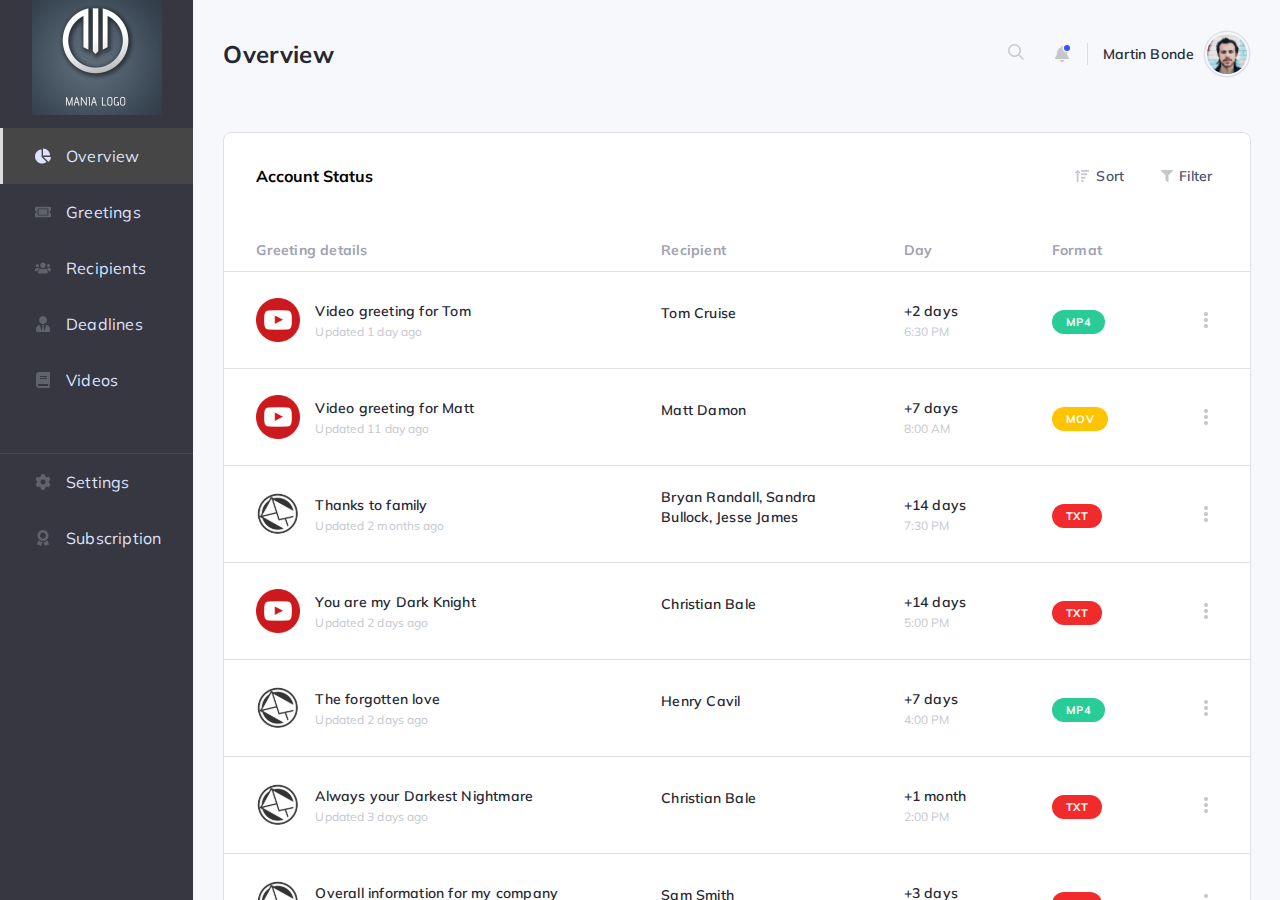
<file: greeting.html>
<!DOCTYPE html>
<html lang="en">

<head>
    <title>Greeting</title>
    <!--Required meta tag-->
    <meta charset="UTF-8">
    <meta name="description" content="">
    <meta name="viewport" content="width=device-width, initial-scale=1.0">
    <meta property="og:title" content="">
    <meta property="og:type" content="">
    <meta property="og:url" content="">
    <meta property="og:image" content="">
    <!--Fontawesome cdn	-->
    <link href="https://fonts.googleapis.com/css2?family=Mulish:wght@400;600;700&display=swap" rel="stylesheet"> 
    <!-- CSS File -->
    <link rel="stylesheet" href="assets/css/normalize.css"> 
    <link rel="stylesheet" href="https://cdnjs.cloudflare.com/ajax/libs/font-awesome/6.3.0/css/all.min.css">
    <link rel="stylesheet" href="assets/css/style.css">
    <link rel="stylesheet" href="assets/css/responsive.css">
</head>

<body>

    <!--Start main Area-->
    <section class="main-area">
        <div class="sidebar-area"> 
            <a href="#" class="sidebar_close"><i class="fas fa-times"></i></a>
            <div class="logo">
                <a href="index.html"><img src="assets/images/logo.svg" alt=""></a>
            </div>
            <div class="menu">
                <ul>
                    <li><a class="active" href="#"><img src="assets/images/icon/overview.svg" alt="">Overview</a></li>
                    <li><a href="#"><img src="assets/images/icon/ticket.svg" alt="">Greetings</a></li>
                    <li><a href="#"><img src="assets/images/icon/more-user.svg" alt="">Recipients</a></li>
                    <li><a href="#"><img src="assets/images/icon/user.svg" alt="">Deadlines</a></li>
                    <li><a href="#"><img src="assets/images/icon/book.svg" alt="">Videos</a></li> 
                    <li  class="mt-custom"><a href="#"><img src="assets/images/icon/setting.svg" alt="">Settings</a></li>
                    <li><a href="#"><img src="assets/images/icon/batch.svg" alt="">Subscription</a></li>
                </ul>
            </div>
        </div>
        <div class="main-content-area">
            <!-- header area  -->
            <div class="header-area">
                <div class="header-title">
                    <a href="#" class="bars_icon"><i class="fas fa-bars"></i></a>
                    <h3>Overview</h3>
                </div>
                <div class="header-user">
                    <ul>
                        <li><a href="#"  class="search_btn"><img src="assets/images/icon/search.svg" alt=""></a>
                            <div class="search-field-box">
                                <button  type="submit"><span class="searc_icon"><img src="assets/images/icon/search.svg" alt=""></span></button>
                                <input type="search" name="focus" placeholder="Search" id="search-input" value="">
                            </div>
                        </li>
                        <li class="mr-border"><a href="#" class="noti_btn"><img src="assets/images/icon/noti.svg" alt=""></a>
                            <div class="noti-toggle">
                                <ul>
                                    <li><h3>Notification Title</h3>
                                        <p>About an hour ago</p></li>
                                    <li><h3>Notification Title</h3>
                                        <p>About an hour ago</p></li>
                                    <li><h3>Notification Title</h3>
                                        <p>About an hour ago</p></li>
                                </ul>
                            </div>
                        </li>
                    </ul>
                    <div class="header-user-img">
                        <a href="#"><span>Martin Bonde</span> <img src="assets/images/user.svg" alt=""></a>
                    </div>
                </div>
            </div>

            <!-- data table  -->
            <div class="card">
                <div class="account-card-title">
                    <h3>Account Status</h3> 
                    <div class="table-filter">
                        <button class="filter-item">
                            <img src="assets/images/sort.png" alt="">
                            <p>Sort</p>
                        </button>
                        <button class="filter-item">
                            <img src="assets/images/Vector.png" alt="">
                            <p>Filter</p>
                        </button>
                    </div>
                </div>
                <div class="table-area">
                    <table class="table">
                        <thead>
                            <tr>
                                <th>Greeting details</th>
                                <th>Recipient</th>
                                <th>Day</th>
                                <th>Format</th>
                                <th></th>
                            </tr>
                        </thead>
                        <tbody>
                            <tr>
                                <td><div class="d-flex">
                                    <img src="assets/images/datatable/IconVideo.svg" alt=""><div class="table-f">
                                        <p>Video greeting for Tom</p><span>Updated 1 day ago</span>
                                    </div>
                                </div></td>
                                <td><p>Tom Cruise</p></td>
                                <td><div class="table-f text-center">
                                    <p>+2 days</p><span>6:30 PM</span>
                                </div></td>
                                <td><span class="table-badge">MP4</span></td>
                                <td><a href="#"><img src="assets/images/dot.png" alt=""></a></td>
                            </tr>
                            <tr>
                                <td><div class="d-flex">
                                    <img src="assets/images/datatable/IconVideo.svg" alt=""><div class="table-f">
                                        <p>Video greeting for Matt</p><span>Updated 11 day ago</span>
                                    </div>
                                </div></td>
                                <td><p>Matt Damon</p></td>
                                <td><div class="table-f text-center">
                                    <p>+7 days</p><span>8:00 AM</span>
                                </div></td>
                                <td><span class="table-badge yellow-badge">MOV</span></td>
                                <td><a href="#"><img src="assets/images/dot.png" alt=""></a></td>
                            </tr>
                            <tr>
                                <td><div class="d-flex">
                                    <img src="assets/images/datatable/IconMail.svg" alt=""><div class="table-f">
                                        <p>Thanks to family</p><span>Updated 2 months ago</span>
                                    </div>
                                </div></td>
                                <td><p>Bryan Randall, Sandra <br> Bullock, Jesse James</p></td>
                                <td><div class="table-f text-center">
                                    <p>+14 days</p><span>7:30 PM</span>
                                </div></td>
                                <td><span class="table-badge red-badge">TXT</span></td>
                                <td><a href="#"><img src="assets/images/dot.png" alt=""></a></td>
                            </tr>
                            <tr>
                                <td><div class="d-flex">
                                    <img src="assets/images/datatable/IconVideo.svg" alt=""><div class="table-f">
                                        <p>You are my Dark Knight</p><span>Updated 2 days ago</span>
                                    </div>
                                </div></td>
                                <td><p>Christian Bale</p></td>
                                <td><div class="table-f text-center">
                                    <p>+14 days</p><span>5:00 PM</span>
                                </div></td>
                                <td><span class="table-badge red-badge">TXT</span></td>
                                <td><a href="#"><img src="assets/images/dot.png" alt=""></a></td>
                            </tr>
                            <tr>
                                <td><div class="d-flex">
                                    <img src="assets/images/datatable/IconMail.svg" alt=""><div class="table-f">
                                        <p>The forgotten love</p><span>Updated 2 days ago</span>
                                    </div>
                                </div></td>
                                <td><p>Henry Cavil</p></td>
                                <td><div class="table-f text-center">
                                    <p>+7 days</p><span>4:00 PM</span>
                                </div></td>
                                <td><span class="table-badge">MP4</span></td>
                                <td><a href="#"><img src="assets/images/dot.png" alt=""></a></td>
                            </tr>
                            <tr>
                                <td><div class="d-flex">
                                    <img src="assets/images/datatable/IconMail.svg" alt=""><div class="table-f">
                                        <p>Always your Darkest Nightmare</p><span>Updated 3 days ago</span>
                                    </div>
                                </div></td>
                                <td><p>Christian Bale</p></td>
                                <td><div class="table-f text-center">
                                    <p>+1 month</p><span>2:00 PM</span>
                                </div></td>
                                <td><span class="table-badge red-badge">TXT</span></td>
                                <td><a href="#"><img src="assets/images/dot.png" alt=""></a></td>
                            </tr>
                            <tr>
                                <td><div class="d-flex">
                                    <img src="assets/images/datatable/IconMail.svg" alt=""><div class="table-f">
                                        <p>Overall information for my company</p><span>Updated 1 year ago</span>
                                    </div>
                                </div></td>
                                <td><p>Sam Smith</p></td>
                                <td><div class="table-f text-center">
                                    <p>+3 days</p><span>11:30 AM</span>
                                </div></td>
                                <td><span class="table-badge red-badge">TXT</span></td>
                                <td><a href="#"><img src="assets/images/dot.png" alt=""></a></td>
                            </tr>
                            <tr>
                                <td><div class="d-flex">
                                    <img src="assets/images/datatable/IconMail.svg" alt=""><div class="table-f">
                                        <p>Unfreeze your funny bone, Steve!</p><span>Updated 6 hours ago</span>
                                    </div>
                                </div></td>
                                <td><p>Steve Rogers</p></td>
                                <td><div class="table-f text-center">
                                    <p>+2 months</p><span>1:00 PM</span>
                                </div></td>
                                <td><span class="table-badge red-badge">TXT</span></td>
                                <td><a href="#"><img src="assets/images/dot.png" alt=""></a></td>
                            </tr>
                        </tbody>
                    </table>

                </div>
                <div class="table-arrow-area">
                    <p>Rows per page: 8</p>
                    <p>1-8 of 1240</p>
                    <div class="table-arrow">
                        <a href="#"><img src="assets/images/datatable/arrow-left.svg" alt=""></a>
                        <a href="#"><img src="assets/images/datatable/arrow-right.svg" alt=""></a>
                    </div>
                </div>
            </div>
            

        </div>
    </section>
    <!--End main Area-->






    <!-- JS File -->
    <script src="assets/js/modernizr-3.11.2.min.js"></script>
    <script src="assets/js/jquery.min.js"></script> 
    <script src="assets/js/custom.js"></script>

</body>

</html>
</file>
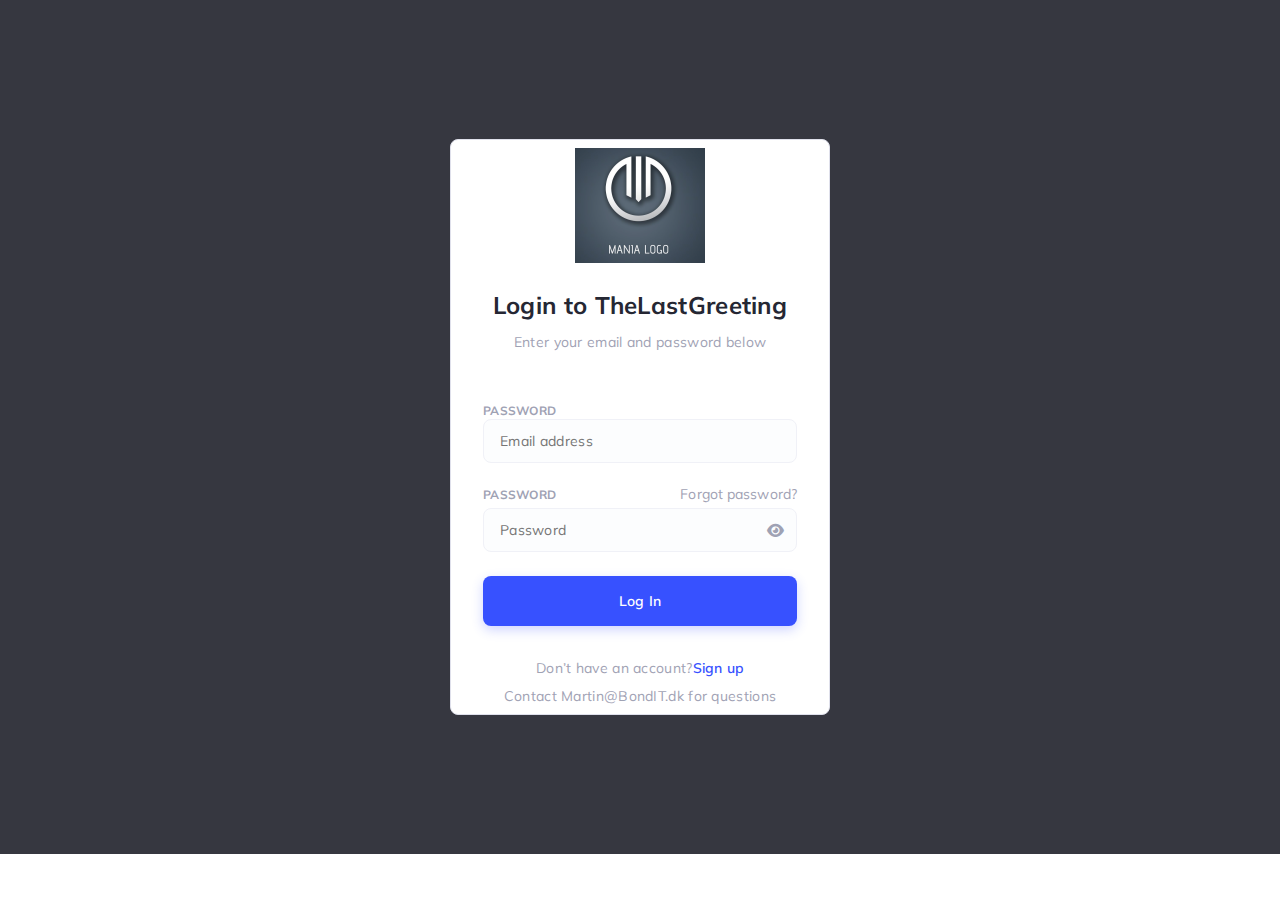
<file: login.html>
<!DOCTYPE html>
<html lang="en">

<head>
    <title>Login</title>
    <!--Required meta tag-->
    <meta charset="UTF-8">
    <meta name="description" content="">
    <meta name="viewport" content="width=device-width, initial-scale=1.0">
    <meta property="og:title" content="">
    <meta property="og:type" content="">
    <meta property="og:url" content="">
    <meta property="og:image" content="">
    <!--Fontawesome cdn	-->
    <link href="https://fonts.googleapis.com/css2?family=Mulish:wght@400;600;700&display=swap" rel="stylesheet"> 
    <!-- CSS File -->
    <link rel="stylesheet" href="assets/css/normalize.css"> 
    <link rel="stylesheet" href="https://cdnjs.cloudflare.com/ajax/libs/font-awesome/6.3.0/css/all.min.css">
    <link rel="stylesheet" href="assets/css/style.css">
    <link rel="stylesheet" href="assets/css/responsive.css">
</head>

<body>
 

    <div class="login-main">
        <div class="login-area">
            <div class="login-logo">
                <a href="#"><img src="assets/images/logo.svg" alt=""></a>
            </div>
            <div class="login-text">
                <h2>Login to TheLastGreeting</h2>
                <p>Enter your email and password below</p>
            </div>
            <div class="login-form">
                <form action="#">
                    <div class="form-group">
                        <label for="password-email">Password</label>
                        <input id="password-email" type="text" class="form-control" placeholder="Email address" name="password"> 
                    </div>
                    <div class="form-group">
                        <div class="form-lebel">
                            <label for="password-field">Password</label>
                            <a href="#">Forgot password?</a>
                        </div>
                        <input id="password-field" type="password" class="form-control" name="password" placeholder="Password"> 
                        <span toggle="#password-field"   class="fa fa-fw fa-eye field-icon toggle-password"></span>
                    </div>
                    <div class="form-group">
                        <button class="login_btn">Log In</button>
                    </div>
                </form>
            </div>
            <div class="login-link">
                <div class="link-text">
                    <p>Don’t have an account?</p><a href="#">Sign up</a>
                </div>
                <p>Contact Martin@BondIT.dk for questions</p>
            </div>
        </div>
    </div>




    <!-- JS File -->
    <script src="assets/js/modernizr-3.11.2.min.js"></script>
    <script src="assets/js/jquery.min.js"></script> 
    <script src="assets/js/custom.js"></script>

</body>

</html>
</file>
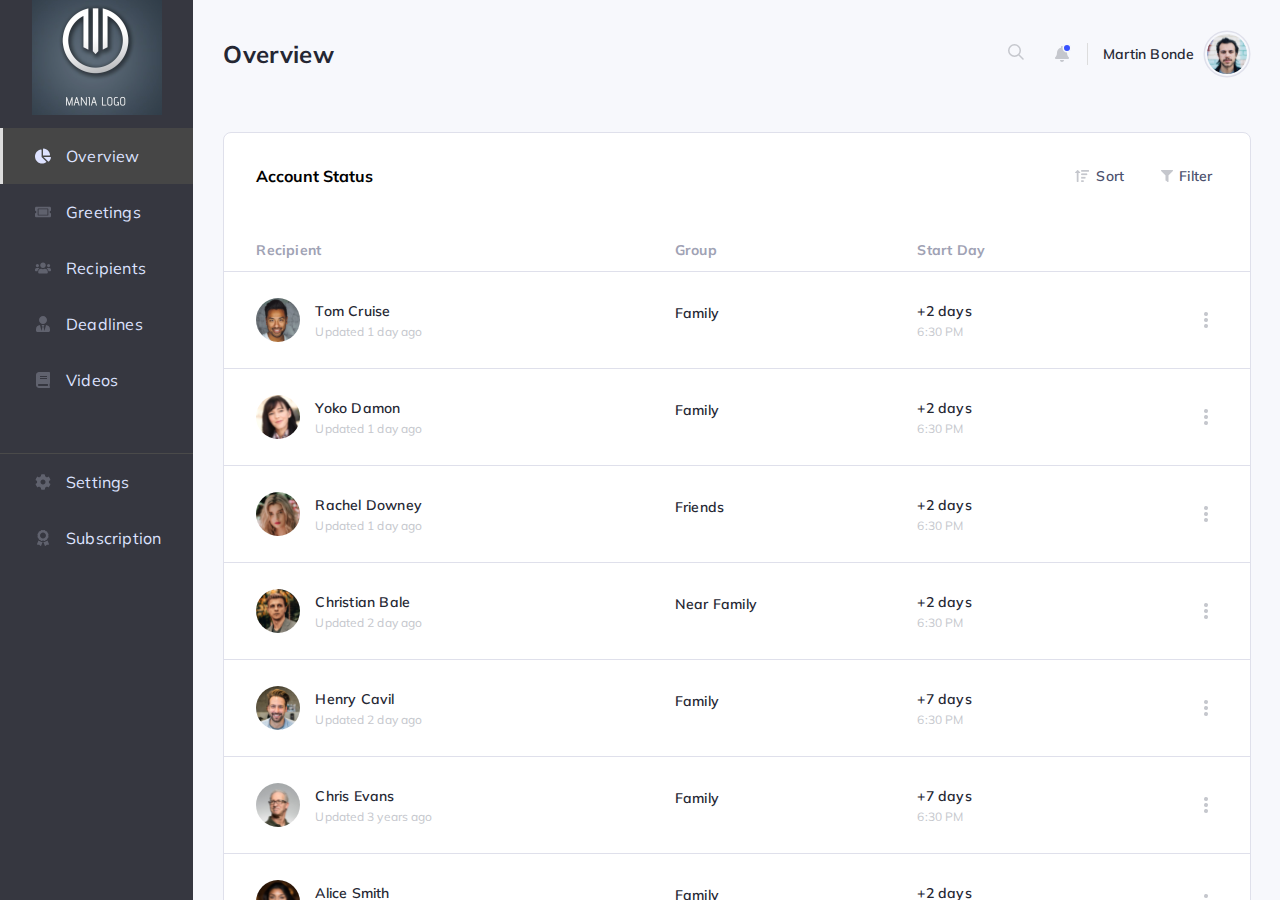
<file: receipts.html>
<!DOCTYPE html>
<html lang="en">

<head>
    <title>Receipts</title>
    <!--Required meta tag-->
    <meta charset="UTF-8">
    <meta name="description" content="">
    <meta name="viewport" content="width=device-width, initial-scale=1.0">
    <meta property="og:title" content="">
    <meta property="og:type" content="">
    <meta property="og:url" content="">
    <meta property="og:image" content="">
    <!--Fontawesome cdn	-->
    <link href="https://fonts.googleapis.com/css2?family=Mulish:wght@400;600;700&display=swap" rel="stylesheet"> 
    <!-- CSS File -->
    <link rel="stylesheet" href="assets/css/normalize.css"> 
    <link rel="stylesheet" href="https://cdnjs.cloudflare.com/ajax/libs/font-awesome/6.3.0/css/all.min.css">
    <link rel="stylesheet" href="assets/css/style.css">
    <link rel="stylesheet" href="assets/css/responsive.css">
</head>

<body>

    <!--Start main Area-->
    <section class="main-area">
        <div class="sidebar-area">
            <a href="#" class="sidebar_close"><i class="fas fa-times"></i></a>
            <div class="logo">
                <a href="index.html"><img src="assets/images/logo.svg" alt=""></a>
            </div>
            <div class="menu">
                <ul>
                    <li><a class="active" href="#"><img src="assets/images/icon/overview.svg" alt="">Overview</a></li>
                    <li><a href="#"><img src="assets/images/icon/ticket.svg" alt="">Greetings</a></li>
                    <li><a href="#"><img src="assets/images/icon/more-user.svg" alt="">Recipients</a></li>
                    <li><a href="#"><img src="assets/images/icon/user.svg" alt="">Deadlines</a></li>
                    <li><a href="#"><img src="assets/images/icon/book.svg" alt="">Videos</a></li> 
                    <li  class="mt-custom"><a href="#"><img src="assets/images/icon/setting.svg" alt="">Settings</a></li>
                    <li><a href="#"><img src="assets/images/icon/batch.svg" alt="">Subscription</a></li>
                </ul>
            </div>
        </div>
        <div class="main-content-area">
            <!-- header area  -->
            <div class="header-area">
                <div class="header-title">
                    <a href="#" class="bars_icon"><i class="fas fa-bars"></i></a>
                    <h3>Overview</h3>
                </div>
                <div class="header-user">
                    <ul>
                        <li><a href="#" class="search_btn"><img src="assets/images/icon/search.svg" alt=""></a>
                            <div class="search-field-box">
                                <button  type="submit"><span class="searc_icon"><img src="assets/images/icon/search.svg" alt=""></span></button>
                                <input type="search" name="focus" placeholder="Search" id="search-input" value="">
                            </div>
                        </li>
                        <li class="mr-border"><a href="#" class="noti_btn"><img src="assets/images/icon/noti.svg" alt=""></a>
                            <div class="noti-toggle">
                                <ul>
                                    <li><h3>Notification Title</h3>
                                        <p>About an hour ago</p></li>
                                    <li><h3>Notification Title</h3>
                                        <p>About an hour ago</p></li>
                                    <li><h3>Notification Title</h3>
                                        <p>About an hour ago</p></li>
                                </ul>
                            </div>
                        </li>
                    </ul>
                    <div class="header-user-img">
                        <a href="#"><span>Martin Bonde</span> <img src="assets/images/user.svg" alt=""></a>
                    </div>
                </div>
            </div>

            <!-- data table  -->
            <div class="card">
                <div class="account-card-title">
                    <h3>Account Status</h3> 
                    <div class="table-filter">
                        <button class="filter-item">
                            <img src="assets/images/sort.png" alt="">
                            <p>Sort</p>
                        </button>
                        <button class="filter-item">
                            <img src="assets/images/Vector.png" alt="">
                            <p>Filter</p>
                        </button>
                    </div>
                </div>
                <div class="table-area">
                    <table class="table">
                        <thead>
                            <tr>
                                <th>Recipient</th>
                                <th>Group</th>
                                <th>Start Day</th> 
                                <th></th>
                            </tr>
                        </thead>
                        <tbody>
                            <tr>
                                <td><div class="d-flex">
                                    <img src="assets/images/receipt/2.svg" alt=""><div class="table-f">
                                        <p>Tom Cruise</p><span>Updated 1 day ago</span>
                                    </div>
                                </div></td>
                                <td><p>Family</p></td>
                                <td><div class="table-f text-center">
                                    <p>+2 days</p><span>6:30 PM</span>
                                </div></td> 
                                <td><a href="#"><img src="assets/images/dot.png" alt=""></a></td>
                            </tr>
                            <tr>
                                <td><div class="d-flex">
                                    <img src="assets/images/receipt/5.svg" alt=""><div class="table-f">
                                        <p>Yoko Damon</p><span>Updated 1 day ago</span>
                                    </div>
                                </div></td>
                                <td><p>Family</p></td>
                                <td><div class="table-f text-center">
                                    <p>+2 days</p><span>6:30 PM</span>
                                </div></td> 
                                <td><a href="#"><img src="assets/images/dot.png" alt=""></a></td>
                            </tr>
                            <tr>
                                <td><div class="d-flex">
                                    <img src="assets/images/receipt/3.svg" alt=""><div class="table-f">
                                        <p>Rachel Downey</p><span>Updated 1 day ago</span>
                                    </div>
                                </div></td>
                                <td><p>Friends</p></td>
                                <td><div class="table-f text-center">
                                    <p>+2 days</p><span>6:30 PM</span>
                                </div></td> 
                                <td><a href="#"><img src="assets/images/dot.png" alt=""></a></td>
                            </tr>
                            <tr>
                                <td><div class="d-flex">
                                    <img src="assets/images/receipt/8.svg" alt=""><div class="table-f">
                                        <p>Christian Bale</p><span>Updated 2 day ago</span>
                                    </div>
                                </div></td>
                                <td><p>Near Family</p></td>
                                <td><div class="table-f text-center">
                                    <p>+2 days</p><span>6:30 PM</span>
                                </div></td> 
                                <td><a href="#"><img src="assets/images/dot.png" alt=""></a></td>
                            </tr>
                            <tr>
                                <td><div class="d-flex">
                                    <img src="assets/images/receipt/7.svg" alt=""><div class="table-f">
                                        <p>Henry Cavil</p><span>Updated 2 day ago</span>
                                    </div>
                                </div></td>
                                <td><p>Family</p></td>
                                <td><div class="table-f text-center">
                                    <p>+7 days</p><span>6:30 PM</span>
                                </div></td> 
                                <td><a href="#"><img src="assets/images/dot.png" alt=""></a></td>
                            </tr>
                            <tr>
                                <td><div class="d-flex">
                                    <img src="assets/images/receipt/12.svg" alt=""><div class="table-f">
                                        <p>Chris Evans</p><span>Updated 3 years ago</span>
                                    </div>
                                </div></td>
                                <td><p>Family</p></td>
                                <td><div class="table-f text-center">
                                    <p>+7 days</p><span>6:30 PM</span>
                                </div></td> 
                                <td><a href="#"><img src="assets/images/dot.png" alt=""></a></td>
                            </tr>
                            <tr>
                                <td><div class="d-flex">
                                    <img src="assets/images/receipt/6.svg" alt=""><div class="table-f">
                                        <p>Alice Smith</p><span>Updated 14 day ago</span>
                                    </div>
                                </div></td>
                                <td><p>Family</p></td>
                                <td><div class="table-f text-center">
                                    <p>+2 days</p><span>6:30 PM</span>
                                </div></td> 
                                <td><a href="#"><img src="assets/images/dot.png" alt=""></a></td>
                            </tr>
                            <tr>
                                <td><div class="d-flex">
                                    <img src="assets/images/receipt/13.svg" alt=""><div class="table-f">
                                        <p>Elizabeth Arden</p><span>Updated 2 months ago</span>
                                    </div>
                                </div></td>
                                <td><p>Family</p></td>
                                <td><div class="table-f text-center">
                                    <p>+2 days</p><span>6:30 PM</span>
                                </div></td> 
                                <td><a href="#"><img src="assets/images/dot.png" alt=""></a></td>
                            </tr>
                        </tbody>
                    </table>

                </div>
                <div class="table-arrow-area">
                    <p>Rows per page: 8</p>
                    <p>1-8 of 1240</p>
                    <div class="table-arrow">
                        <a href="#"><img src="assets/images/datatable/arrow-left.svg" alt=""></a>
                        <a href="#"><img src="assets/images/datatable/arrow-right.svg" alt=""></a>
                    </div>
                </div>
            </div>
            

        </div>
    </section>
    <!--End main Area-->






    <!-- JS File -->
    <script src="assets/js/modernizr-3.11.2.min.js"></script>
    <script src="assets/js/jquery.min.js"></script> 
    <script src="assets/js/custom.js"></script>

</body>

</html>
</file>
<file: assets/css/style.css>
/* Default CSS */
html, body, div, span, object, iframe,
h1, h2, h3, h4, h5, h6, p, blockquote, pre,
abbr, address, cite, code,
del, dfn, em, img, ins, kbd, q, samp,
small, strong, sub, sup, var,
b, i,
dl, dt, dd, ol, ul, li,
fieldset, form, label, legend,
table, caption, tbody, tfoot, thead, tr, th, td,
article, aside, canvas, details, figcaption, figure,
footer, header, hgroup, menu, nav, section, summary,
time, mark, audio, span, video {
   margin: 0;
   padding: 0;
   border: 0;
   outline: 0;
   font-size: 100%;
   background: transparent;
}
body{
  font-family: 'Mulish', sans-serif;
}
table {
   border-collapse: collapse;
   border-spacing: 0;
}
button{
  outline: none !important;
}
input
{
    outline:none !important;
}

h1,h2,h3,h4,h5,h6,p{
  margin:0;
  padding:0;
}
input, button, textarea, select{
  outline: none;
}
.btn.focus, .btn:focus {
  outline: none;
  box-shadow: none !important;
}

ul{
  margin:0;
  padding: 0;
  list-style: none;
}
a{
  margin:0;
  padding:0;
  text-decoration: none;
}
a:hover{
  text-decoration: none;
}


/* sidebar csss  */

.main-area {
	display: flex;
	justify-content: space-between;
}

.sidebar-area {
	flex: 0 0 15%;
	height: 100vh;
  background: #363740;
}

.logo {
	text-align: center;
	margin-bottom: 10px;
}

.menu ul li a {
	font-style: normal;
	font-weight: 400;
	font-size: 16px;
	line-height: 20px;
	letter-spacing: 0.2px;
	color: #DDE2FF;
	padding: 18px 32px;
	display: block;
	border-left: 3px solid transparent;
	display: flex;
	gap: 15px;
}

.menu ul li a.active,
.menu ul li a:hover{ 
	background: #464646; 
	border-left: 3px solid #ddd;
}

.mt-custom {
	margin-top: 45px;
	border-top: 1px solid #4A4A4A;
}


/* main content css  */
/* header css  */

.main-content-area {
	flex: 0 0 85%;
	background: #F7F8FC;
	height: 100vh;
	padding: 30px;
	box-sizing: border-box;
	overflow-y: scroll;
	scrollbar-width: none;
} 

.header-title {
	display: flex;
	align-items: center;
	gap: 15px;
}
.sidebar_close,
.bars_icon{
	display: none;
}
.bars_icon i {
	color: #252733;
	font-size: 22px;
}

.sidebar_close i{
	position: absolute;
	right: -35px;
	width: 35px;
	height: 35px;
	background: #363740;
	display: flex;
	justify-content: center;
	align-items: center;
	font-size: 22px;
	text-decoration: none;
	color: #fff;
	top: 0; 
}

.header-area {
	display: flex;
	justify-content: space-between; 
  align-items: center;
}

.header-title h3 {
	font-style: normal;
	font-weight: 700;
	font-size: 24px;
	line-height: 30px;
	letter-spacing: 0.3px;
	color: #252733;
}

.header-user {
	display: flex;
	align-items: center;
}

.header-user > ul {
	display: flex;
	align-items: center;
	gap: 30px;
}

.mr-border {
	margin-right: 15px;
	border-right: 1px solid #ddd;
	padding-right: 15px;
}

.header-user-img a {
	font-style: normal;
	font-weight: 600;
	font-size: 14px;
	line-height: 20px;
	text-align: right;
	letter-spacing: 0.2px;
	color: #252733;
	display: flex;
	align-items: center;
	gap: 9px;
}

/* card css  */

.card-area {
	display: flex;
	justify-content: space-between;
	align-items: center;
	margin-top: 54px;
	flex-wrap: wrap;
}

.single-card {
	background: #FFFFFF;
	border: 1px solid #DFE0EB;
	border-radius: 8px;
	flex: 0 0 23%;
	padding: 24px 0;
	text-align: center;
	cursor: pointer;
  transition: 0.3s;
}


.single-card p {
	font-style: normal;
	font-weight: 700;
	font-size: 19px;
	line-height: 24px;
	text-align: center;
	letter-spacing: 0.4px;
	color: #9FA2B4;
	margin-bottom: 12px;
}

.single-card h2 {
	font-style: normal;
	font-weight: 700;
	font-size: 40px;
	line-height: 50px;
	text-align: center;
	letter-spacing: 1px;
	color: #252733;
}


.single-card:hover{
	border: 1px solid #3751FF;  
}
.single-card:hover h2{
  color: #3751FF;
}
.single-card:hover p{
  color: #3751FF;
}


/* account info css  */
.account-info-area {
	margin-top: 26px;
	display: flex;
	justify-content: space-between;
	flex-wrap: wrap;
}

.account-card-title {
	display: flex;
	justify-content: space-between;
	align-items: center;
	margin-bottom: 10px;
	padding:  32px;
}

.account-status,
.receipt-box {
	flex: 0 0 49%;
	background: #FFFFFF;
	border: 1px solid #DFE0EB;
	border-radius: 8px;
	box-sizing: border-box;
}

.receipt-data li {
	display: flex;
	justify-content: space-between;
	align-items: center;
	padding: 20px 30px;
	border-bottom: 1px solid #ddd;
}

.receipt-data li p {
	font-style: normal;
	font-weight: 600;
	font-size: 14px;
	line-height: 20px;
	letter-spacing: 0.2px;
	color: #252733;
}

.receipt-data li span {
	font-style: normal;
	font-weight: 600;
	font-size: 14px;
	line-height: 20px;
	text-align: right;
	letter-spacing: 0.2px;
	color: #9FA2B4;
}

.account-check .receipt-data li {
	display: flex;
	justify-content: start;
	align-items: center;
	padding: 20px 30px;
	border-bottom: 1px solid #ddd;
	gap: 24px;
}

.account-check ul li label {
	font-style: normal;
	font-weight: 600;
	font-size: 14px;
	line-height: 20px;
	letter-spacing: 0.2px;
	color: #252733;
}

.round {
	position: relative;
  }
  
  .round label {
	background-color: #fff;
	border: 1px solid #ccc;
	border-radius: 50%;
	cursor: pointer;
	height: 20px;
	left: 0;
	position: absolute;
	top: 0;
	width: 20px;
  }
  
  .round label::after {
	border: 2px solid #fff;
	border-top: none;
	border-right: none;
	content: "";
	height: 6px;
	left: 4px;
	opacity: 0;
	position: absolute;
	top: 5px;
	transform: rotate(-45deg);
	width: 12px;
}
  
  .round input[type="checkbox"] {
	visibility: hidden;
  }
  
  .round input[type="checkbox"]:checked + label {
	background-color: #3751FF;
	border-color: #3751FF;
}
  
  .round input[type="checkbox"]:checked + label:after {
	opacity: 1;
  }
  
  

/* video area css  */
.video-area {
	background: #FFFFFF;
	border: 1px solid #DFE0EB;
	border-radius: 8px;
	margin-top: 30px;
	margin-bottom: 30px;
}

.video-box {
	display: flex;
	justify-content: center;
	text-align: center;
	padding-bottom: 30px;
	flex-wrap: wrap;
}

.video {
	flex: 0 0 50%;
}

.video video {
	width: 330px;
}


/* Data table css  */

.card {
	background: #FFFFFF;
	border: 1px solid #DFE0EB;
	border-radius: 8px;
	margin-top: 54px;
}

.filter-item p {
	font-style: normal;
	font-weight: 600;
	font-size: 14px;
	line-height: 20px;
	letter-spacing: 0.2px;
	color: #4B506D;
}

.table-filter {
	display: flex;
	align-items: center;
	gap: 25px;
}

.filter-item {
	display: flex;
	align-items: center;
	gap: 6px;
	background: transparent;
	border: none;
	cursor: pointer;
}

.table {
	width: 100%;
}

.table thead tr th {
	font-style: normal;
	font-weight: 700;
	font-size: 14px;
	line-height: 18px;
	letter-spacing: 0.2px;
	color: #9FA2B4;
	padding: 12px 32px;
	text-align: left; 
}

.table tbody tr,
.table thead tr {
	border-bottom: 1.5px solid #DFE0EB; 
}

.table tbody tr td {
	padding: 26px 32px; 
}
.d-flex {
	display: flex;
	gap: 15px;
	align-items: center; 
}
.table tbody tr td p,
.table-f p {
	font-style: normal;
	font-weight: 600;
	font-size: 14px;
	line-height: 20px;
	letter-spacing: 0.2px;
	color: #252733;
}

.table-f span {
	font-style: normal;
	font-weight: 400;
	font-size: 12px;
	line-height: 16px;
	letter-spacing: 0.1px;
	color: #C5C7CD; 
	text-align: left;
}

.table-f {
	text-align: left;
} 
.table-badge {
	background: #29CC97;
	border-radius: 100px;
	font-style: normal;
	font-weight: 700;
	font-size: 11px;
	line-height: 14px; 
	text-align: center;
	letter-spacing: 0.5px;
	text-transform: uppercase;
	color: #FFFFFF;
	padding: 5px 14px;
}

.yellow-badge{
	background: #FEC400;
} 
.red-badge{
	background: #F12B2C;
}

.table-arrow-area {
	display: flex;
	gap: 24px;
	justify-content: flex-end;
	padding: 20px 32px 20px 0;
	align-items: center;
}

.table-arrow-area p {
	font-style: normal;
	font-weight: 400;
	font-size: 14px;
	line-height: 20px;
	letter-spacing: 0.3px;
	color: #9FA2B4;
}

.table tbody tr td a { 
	display: flex;
	justify-content: flex-end;
}



/* login page css  */
 
  .login-main {
	background: #363740;
	width: 100%;
	height: 100%;
	padding: 139px 0;
}

.login-area {
	background: #FFFFFF;
	border: 1px solid #DFE0EB;
	border-radius: 8px;
	width: 380px;
	margin: 0 auto;
	padding: 8px 32px;
	box-sizing: border-box;
}

.login-logo {
	text-align: center;
	margin: 0 0 24px 0;
}

.login-text {
	margin-bottom: 48px;
	text-align: center;
}

.login-text h2 {
	font-style: normal;
	font-weight: 700;
	font-size: 24px;
	line-height: 30px;
	text-align: center;
	letter-spacing: 0.3px;
	color: #252733;
	margin-bottom: 12px;
}

.login-text p {
	font-style: normal;
	font-weight: 400;
	font-size: 14px;
	line-height: 20px;
	text-align: center;
	letter-spacing: 0.3px;
	color: #9FA2B4;
}
.form-group input {
	background: #FCFDFE;
	border: 1px solid #F0F1F7;
	border-radius: 8px;
	padding: 11px 16px;
	width: 100%;
	font-style: normal;
	font-weight: 400;
	font-size: 14px;
	line-height: 20px;
	letter-spacing: 0.3px;
	color: #4B506D;
	box-sizing: border-box;
}

.form-group label {
	font-style: normal;
	font-weight: 700;
	font-size: 12px;
	line-height: 15px;
	letter-spacing: 0.3px;
	text-transform: uppercase;
	color: #9FA2B4;
	margin-bottom: 6px;
}

.form-group{
	margin-bottom: 24px;
	position: relative;
}

.form-lebel {
	display: flex;
	align-items: center;
	justify-content: space-between;
}

.form-lebel a {
	margin-bottom: 6px;
	font-style: normal;
	font-weight: 400;
	font-size: 14px;
	line-height: 13px;
	text-align: right;
	letter-spacing: 0.1px;
	color: #9FA2B4;
}

.field-icon {
	position: absolute;
	z-index: 2;
	top: 36px;
	right: 12px;
	color: #9FA2B4;
	font-size: 15px;
}

.login-link p {
	font-style: normal;
	font-weight: 400;
	font-size: 14px;
	line-height: 20px;
	text-align: center;
	letter-spacing: 0.3px;
	color: #9FA2B4;
}

.link-text {
	display: flex;
	justify-content: center;
	margin: 32px 0 8px 0;
}

.link-text a {
	font-family: 'Mulish';
	font-style: normal;
	font-weight: 600;
	font-size: 14px;
	line-height: 20px;
	text-align: center;
	letter-spacing: 0.2px;
	color: #3751FF;
}

.login_btn {
	background: #3751FF;
	box-shadow: 0px 4px 12px rgba(55, 81, 255, 0.24);
	border-radius: 8px;
	font-style: normal;
	font-weight: 600;
	font-size: 14px;
	line-height: 20px;
	text-align: center;
	letter-spacing: 0.2px;
	color: #FFFFFF;
	padding: 15px 0;
	width: 100%;
	box-sizing: border-box;
	border: none;
}




.account-status .account-card-title { 
	padding: 32px 32px 0px 32px;
	margin-bottom: 0px;
}

.table tbody tr td > p { 
	margin-top: -15px;
}

.header-user ul li {
	position: relative;
}

.noti-toggle {
	position: absolute;
	background: #fff;
	padding: 23px;
	border-radius: 8px;
	right: 0;
	top: 100%;
	border: 1px solid #DFE0EB;
	width: 151px;
	display: none;
	z-index: 99;
}

.noti-toggle > ul {
	display: flex;
	flex-direction: column; 
	flex-wrap: wrap;
}

.noti-toggle ul li{
	margin-bottom: 12px;
}

.noti-toggle ul li h3 {
	font-style: normal;
	font-weight: 600;
	font-size: 16px;
	line-height: 20px;
	letter-spacing: 0.2px;
	color: #252733;
}

.noti-toggle ul li p {
	font-style: normal;
	font-weight: 600;
	font-size: 12px;
	line-height: 20px; 
	letter-spacing: 0.2px;
	color: #9FA2B4;
}


.search-field-box {
	position: absolute;
	top: 38%;
	right: 0;
	display: none;
}
.search-box {
	font-size: 30px;
	padding: 14px 19px;
	border: 1px solid #C1C1C1;
	background-color: white;
	width: 9.8em;
	border-radius: 10px;
	transition: .2s;
  }
  
  .search-box:hover {
	border-color: #AAAAAA;
  }

  .search-field-box button {
	position: relative;
	background: none;
	border: none;
	padding: 0;
}
  
  .search-box:focus-within {
	border-color: #FF0080;
	box-shadow: 0 0 0 5px rgba(255, 0, 128, 0.40);
  }
  
  .search-field-box input {
	letter-spacing: -0.2px;
	font-size: 30px;
	border: none;
	color: #323232;
	border-radius: 8px;
	padding: 8px 8px 8px 37px;
	border: 1px solid #C1C1C1;
	font-size: 18px;
	vertical-align: 4px; 
	width: 255px;
}
  
  .search-field-box button:hover {
	cursor: pointer;
  }
  
  .search-field-box input:focus {
	outline: none;
  }
  
  .search-field-box input[type='search']::-webkit-search-cancel-button {
	  -webkit-appearance: none;	
  }
  
  .clear:not(:valid) ~ .search-clear {
	  display: none;
  }

  .searc_icon {
	position: absolute;
	top: 16px;
	left: 14px;
	width: 100%;
	height: 100%;
}
</file>
<file: assets/css/responsive.css>
@media all and (max-width:1100px){
    .sidebar-area {
        position: absolute;
        transition: 0.3s;
        left: -100%;
        z-index: 99;
    }
    .main-content-area {
        flex: 0 0 100%; 
    }
    .bars_icon,
    .sidebar_close { 
        display: block;
    }
}
@media all and (max-width:991px){
    .single-card {  
        flex: 0 0 48%; 
        margin-bottom: 18px;
    } 
    .search-field-box { 
        left: -172px; 
    }
}
@media all and (max-width:767px){
    .single-card p { 
        font-size: 16px; 
        margin-bottom: 0;
    }
    .table tbody tr, .table thead tr {
        border-bottom: 1.5px solid #DFE0EB;
        display: flex;
        align-items: center;
    }
    .single-card h2 { 
        font-size: 24px; 
    }
    .account-status, .receipt-box {
        flex: 0 0 100%; 
        margin-bottom: 18px;
    }
    .table-area {
        width: 100%;
        overflow: scroll;
    }
    .table tbody tr td {
        padding: 8px 13px;
    }
    .video {
        flex: 0 0 100%;
    }
    .video { 
        margin-bottom: 18px;
    }
}
@media all and (max-width:576px){
    .header-user-img a span {
        display: none;
    }
    .account-card-title { 
        padding: 20px 32px;
    }
    .single-card { 
        padding: 16px 0; 
    }
    .video video {
        width: 298px;
    }
}
@media all and (max-width:412px){
    .login-main {
        background: #fff; 
    }
    .login-area { 
        border: 1px solid #fff; 
    } 
}
</file>
